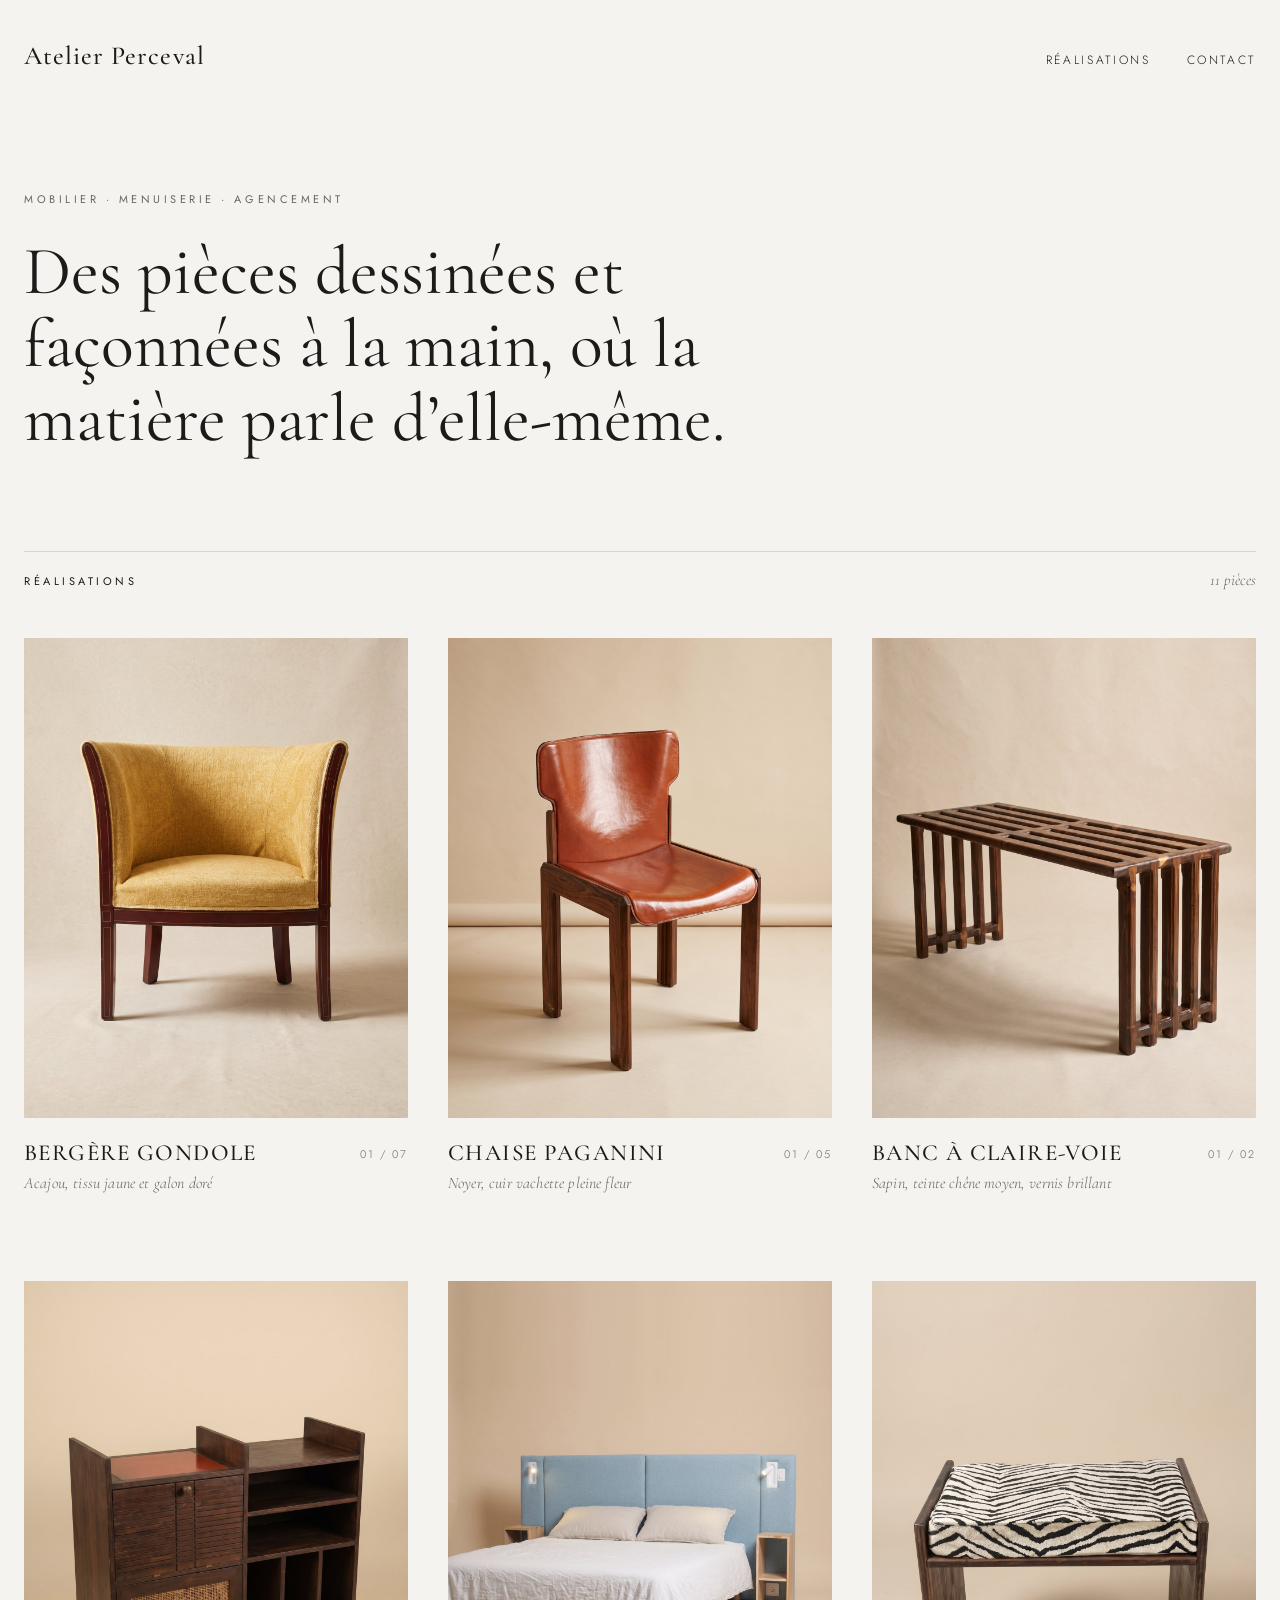
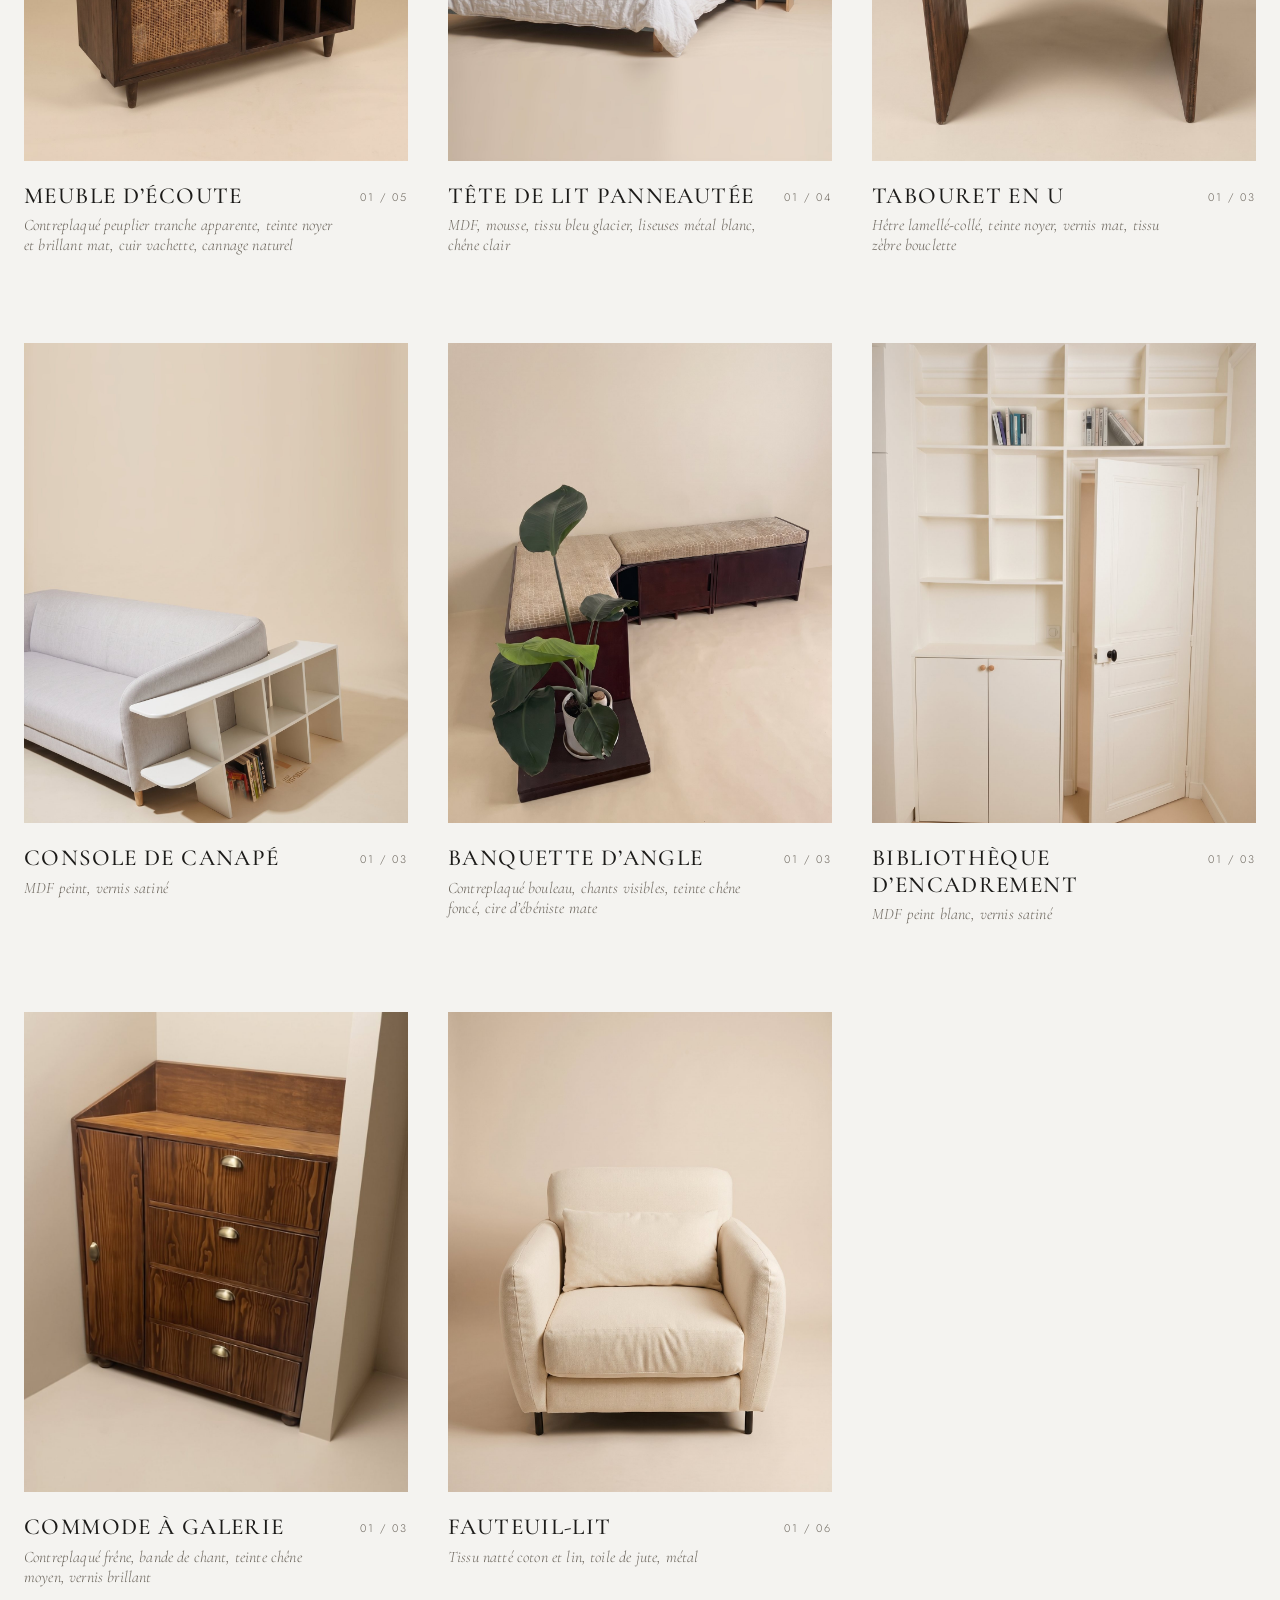
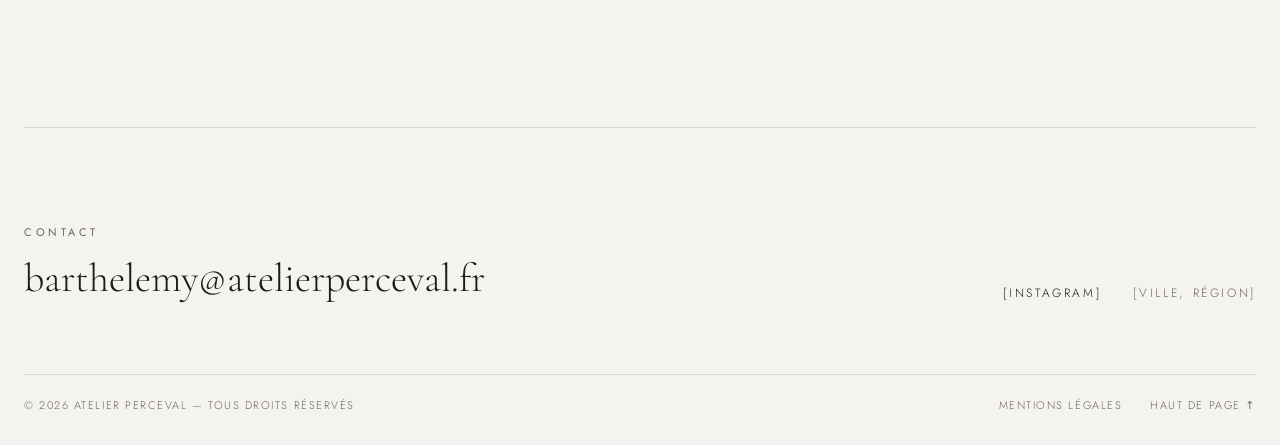
<file: index.html>
<!doctype html>
<html lang="fr">
<head>
  <meta charset="utf-8">
  <meta name="viewport" content="width=device-width, initial-scale=1">
  <title>Atelier Perceval — Mobilier & menuiserie</title>
  <meta name="description" content="Atelier Perceval — mobilier, menuiserie et agencement réalisés à la main.">
  <!-- Aperçu lors d'un partage (WhatsApp, Instagram, LinkedIn…) -->
  <meta property="og:type" content="website">
  <meta property="og:title" content="Atelier Perceval — Mobilier & menuiserie">
  <meta property="og:description" content="Mobilier, menuiserie et agencement réalisés à la main.">
  <meta property="og:image" content="images/fauteuil-club-art-deco-1.jpg">
  <meta name="theme-color" content="#F4F3F0">
  <link rel="icon" href="data:image/svg+xml,%3Csvg xmlns='http://www.w3.org/2000/svg' viewBox='0 0 32 32'%3E%3Crect width='32' height='32' fill='%23F4F3F0'/%3E%3Crect x='9' y='9' width='14' height='14' fill='none' stroke='%231C1B19' stroke-width='1.5'/%3E%3C/svg%3E">
  <link rel="preconnect" href="https://fonts.googleapis.com">
  <link rel="preconnect" href="https://fonts.gstatic.com" crossorigin>
  <link rel="stylesheet" href="https://fonts.googleapis.com/css2?family=Cormorant+Garamond:ital,wght@0,400;0,500;1,400&family=Jost:wght@300;400&display=swap">
  <link rel="stylesheet" href="style.css">
</head>
<body>

  <header class="header wrap">
    <a href="#top" class="logo">Atelier Perceval</a>
    <nav class="nav" aria-label="Navigation principale">
      <a href="#realisations">Réalisations</a>
      <a href="#contact">Contact</a>
    </nav>
  </header>

  <section id="top" class="intro wrap">
    <p class="eyebrow">Mobilier · Menuiserie · Agencement</p>
    <h1>Des pièces dessinées et façonnées à la main, où la matière parle d’elle‑même.</h1>
  </section>

  <main id="realisations" class="wrap works">
    <div class="section-head">
      <h2 class="eyebrow">Réalisations</h2>
      <span class="count" id="count"></span>
    </div>
    <!-- La grille est remplie automatiquement à partir de la liste dans main.js -->
    <div class="grid" id="grid"></div>
  </main>

  <footer id="contact" class="wrap site-footer">
    <div class="footer">
      <div class="footer-contact">
        <span class="eyebrow muted">Contact</span>
        <a href="mailto:barthelemy@atelierperceval.fr" class="mail">barthelemy@atelierperceval.fr</a>
      </div>
      <div class="footer-meta">
        <a href="#">[Instagram]</a>
        <span class="muted">[Ville, Région]</span>
      </div>
    </div>
    <div class="legal">
      <span>© <span id="annee">2026</span> Atelier Perceval — Tous droits réservés</span>
      <nav class="legal-links" aria-label="Informations légales">
        <a href="mentions-legales.html">Mentions légales</a>
        <a href="#top">Haut de page ↑</a>
      </nav>
    </div>
  </footer>

  <script src="main.js"></script>
</body>
</html>
</file>
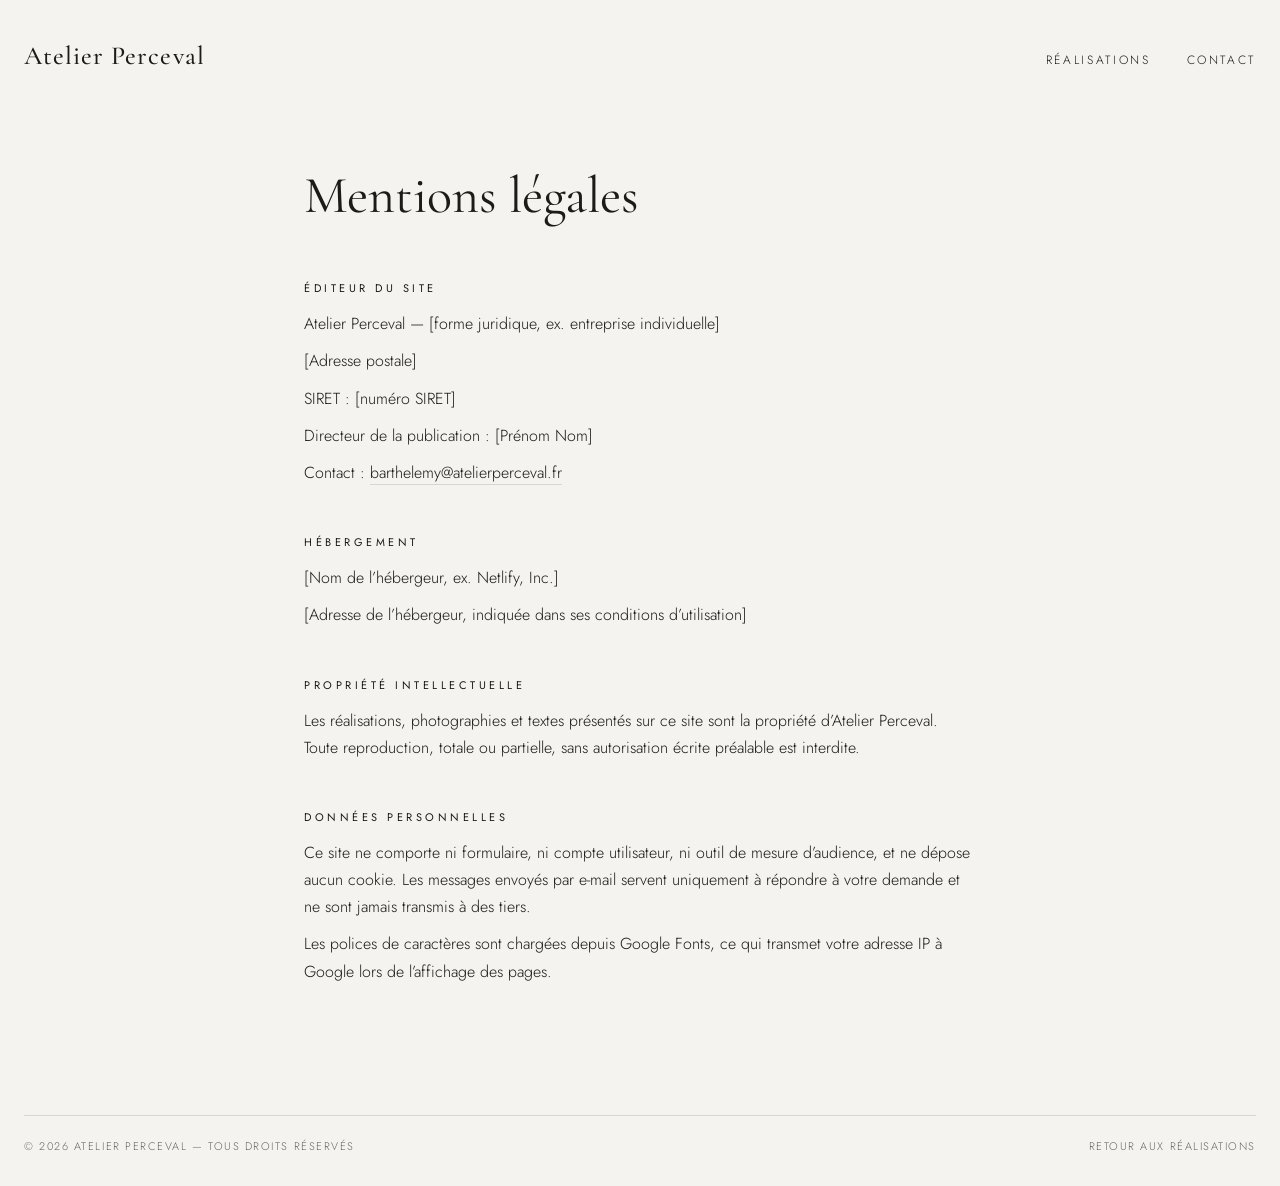
<file: mentions-legales.html>
<!doctype html>
<html lang="fr">
<head>
  <meta charset="utf-8">
  <meta name="viewport" content="width=device-width, initial-scale=1">
  <title>Mentions légales — Atelier Perceval</title>
  <meta name="robots" content="noindex">
  <meta name="theme-color" content="#F4F3F0">
  <link rel="icon" href="data:image/svg+xml,%3Csvg xmlns='http://www.w3.org/2000/svg' viewBox='0 0 32 32'%3E%3Crect width='32' height='32' fill='%23F4F3F0'/%3E%3Crect x='9' y='9' width='14' height='14' fill='none' stroke='%231C1B19' stroke-width='1.5'/%3E%3C/svg%3E">
  <link rel="preconnect" href="https://fonts.googleapis.com">
  <link rel="preconnect" href="https://fonts.gstatic.com" crossorigin>
  <link rel="stylesheet" href="https://fonts.googleapis.com/css2?family=Cormorant+Garamond:ital,wght@0,400;0,500;1,400&family=Jost:wght@300;400&display=swap">
  <link rel="stylesheet" href="style.css">
</head>
<body>

  <header class="header wrap">
    <a href="index.html" class="logo">Atelier Perceval</a>
    <nav class="nav" aria-label="Navigation principale">
      <a href="index.html#realisations">Réalisations</a>
      <a href="index.html#contact">Contact</a>
    </nav>
  </header>

  <main class="wrap page-texte">
    <h1>Mentions légales</h1>

    <h2 class="eyebrow">Éditeur du site</h2>
    <p>Atelier Perceval — [forme juridique, ex. entreprise individuelle]</p>
    <p>[Adresse postale]</p>
    <p>SIRET : [numéro SIRET]</p>
    <p>Directeur de la publication : [Prénom Nom]</p>
    <p>Contact : <a href="mailto:barthelemy@atelierperceval.fr">barthelemy@atelierperceval.fr</a></p>

    <h2 class="eyebrow">Hébergement</h2>
    <p>[Nom de l’hébergeur, ex. Netlify, Inc.]</p>
    <p>[Adresse de l’hébergeur, indiquée dans ses conditions d’utilisation]</p>

    <h2 class="eyebrow">Propriété intellectuelle</h2>
    <p>Les réalisations, photographies et textes présentés sur ce site sont la propriété d’Atelier Perceval. Toute reproduction, totale ou partielle, sans autorisation écrite préalable est interdite.</p>

    <h2 class="eyebrow">Données personnelles</h2>
    <p>Ce site ne comporte ni formulaire, ni compte utilisateur, ni outil de mesure d’audience, et ne dépose aucun cookie. Les messages envoyés par e-mail servent uniquement à répondre à votre demande et ne sont jamais transmis à des tiers.</p>
    <p>Les polices de caractères sont chargées depuis Google Fonts, ce qui transmet votre adresse IP à Google lors de l’affichage des pages.</p>
  </main>

  <footer class="wrap site-footer">
    <div class="legal">
      <span>© <span id="annee">2026</span> Atelier Perceval — Tous droits réservés</span>
      <nav class="legal-links" aria-label="Informations légales">
        <a href="index.html">Retour aux réalisations</a>
      </nav>
    </div>
  </footer>

  <script>
    document.getElementById('annee').textContent = new Date().getFullYear();
  </script>
</body>
</html>
</file>
<file: style.css>
/* Palette volontairement neutre : les matières des photos font la couleur. */
:root {
  --fond: #F4F3F0;
  --fond-2: #ECEAE5;
  --encre: #1C1B19;
  --taupe: #6B655C;
  --trait: #D9D6CF;
  --serif: 'Cormorant Garamond', Georgia, serif;
  --sans: 'Jost', system-ui, sans-serif;
  --gouttiere: 40px;
}

* { box-sizing: border-box; }
html { scroll-behavior: smooth; }
body {
  margin: 0;
  background: var(--fond);
  color: var(--encre);
  font-family: var(--sans);
  font-weight: 300;
  -webkit-font-smoothing: antialiased;
}
a { color: var(--encre); text-decoration: none; transition: color .2s; }
a:hover { color: var(--taupe); }
img { display: block; max-width: 100%; }

.wrap { max-width: 1360px; margin: 0 auto; padding-left: 24px; padding-right: 24px; }
.eyebrow { margin: 0; font-size: 11px; font-weight: 400; letter-spacing: .32em; text-transform: uppercase; }
.muted { color: var(--taupe); }

/* En-tête */
.header { display: flex; justify-content: space-between; align-items: baseline; gap: 32px; padding-top: 40px; }
.logo { font-family: var(--serif); font-size: 26px; font-weight: 500; letter-spacing: .04em; }
.nav { display: flex; gap: 36px; flex-wrap: wrap; font-size: 12px; letter-spacing: .22em; text-transform: uppercase; }

/* Intro */
.intro { padding-top: 120px; padding-bottom: 96px; }
.intro .eyebrow { color: var(--taupe); margin-bottom: 28px; }
.intro h1 {
  margin: 0; max-width: 820px;
  font-family: var(--serif); font-weight: 400;
  font-size: clamp(38px, 5.4vw, 68px); line-height: 1.08;
}

/* Grille des réalisations */
.works { padding-bottom: 140px; }
.section-head { display: flex; justify-content: space-between; align-items: baseline; border-top: 1px solid var(--trait); padding-top: 18px; margin-bottom: 48px; }
.count { font-family: var(--serif); font-style: italic; font-size: 16px; color: var(--taupe); }
.grid {
  display: grid;
  grid-template-columns: repeat(3, minmax(0, 1fr));
  column-gap: var(--gouttiere);
  row-gap: 88px;
}
@media (max-width: 1080px) { .grid { grid-template-columns: repeat(2, minmax(0, 1fr)); } }
@media (max-width: 700px) {
  .grid { grid-template-columns: 1fr; row-gap: 64px; }
  .header { flex-direction: column; gap: 20px; }
  .intro { padding-top: 72px; padding-bottom: 64px; }
}

.piece { display: flex; flex-direction: column; gap: 22px; }

/* Diaporama : défilement horizontal natif (glisser au doigt / trackpad), clic = photo suivante */
.slider { position: relative; aspect-ratio: 4 / 5; background: var(--fond-2); overflow: hidden; }
.track {
  display: flex; height: 100%;
  overflow-x: auto; overflow-y: hidden;
  scroll-snap-type: x mandatory; scroll-behavior: smooth;
  scrollbar-width: none; cursor: pointer;
}
.track::-webkit-scrollbar { display: none; }
.track img {
  flex: 0 0 100%; width: 100%; height: 100%;
  object-fit: cover; scroll-snap-align: start;
  user-select: none; -webkit-user-drag: none;
}
.arrow {
  position: absolute; top: 50%; transform: translateY(-50%);
  width: 44px; height: 44px; border: 0; border-radius: 50%;
  background: rgba(244, 243, 240, .85); color: var(--encre);
  display: flex; align-items: center; justify-content: center;
  cursor: pointer; opacity: 0; transition: opacity .35s, background .2s;
}
.arrow.prev { left: 12px; }
.arrow.next { right: 12px; }
.slider:hover .arrow, .arrow:focus-visible { opacity: 1; }
.arrow:hover { background: rgba(244, 243, 240, .97); }
@media (hover: none) { .arrow { display: none; } } /* sur mobile on glisse */

.caption { display: flex; justify-content: space-between; align-items: flex-start; gap: 16px; }
.caption-text { display: flex; flex-direction: column; gap: 6px; }
.title {
  margin: 0; font-family: var(--serif); font-weight: 500;
  font-size: 23px; line-height: 1.15; letter-spacing: .06em; text-transform: uppercase;
}
.materials { margin: 0; font-family: var(--serif); font-style: italic; font-size: 16px; color: var(--taupe); letter-spacing: .01em; }
.counter { font-size: 11px; letter-spacing: .18em; color: var(--taupe); white-space: nowrap; padding-top: 6px; }

/* Atelier */
.atelier { background: var(--fond-2); }
.atelier-inner { display: flex; flex-wrap: wrap; gap: 48px 96px; padding-top: 120px; padding-bottom: 120px; }
.atelier-inner .eyebrow { flex: 1 1 260px; }
.atelier-inner p { margin: 0; flex: 999 1 520px; max-width: 720px; font-family: var(--serif); font-size: 26px; line-height: 1.45; }

/* Pied de page */
.site-footer { padding-top: 0; }
.footer { border-top: 1px solid var(--trait); display: flex; flex-wrap: wrap; justify-content: space-between; align-items: flex-end; gap: 40px; padding-top: 96px; padding-bottom: 72px; }
.footer-contact { display: flex; flex-direction: column; gap: 14px; }
.mail { font-family: var(--serif); font-size: clamp(26px, 3.4vw, 40px); }
.footer-meta { display: flex; gap: 32px; flex-wrap: wrap; font-size: 12px; letter-spacing: .22em; text-transform: uppercase; }

/* Bas de page légal */
.legal {
  display: flex; flex-wrap: wrap; justify-content: space-between; gap: 12px 32px;
  border-top: 1px solid var(--trait);
  padding: 22px 0 32px;
  font-size: 11px; letter-spacing: .14em; text-transform: uppercase; color: var(--taupe);
}
.legal-links { display: flex; gap: 28px; flex-wrap: wrap; }
.legal a { color: var(--taupe); }
.legal a:hover { color: var(--encre); }

/* Page de texte (mentions légales) */
.page-texte { max-width: 720px; padding-top: 96px; padding-bottom: 120px; }
.page-texte h1 { margin: 0 0 56px; font-family: var(--serif); font-weight: 400; font-size: clamp(34px, 4.4vw, 52px); line-height: 1.1; }
.page-texte h2 { margin: 48px 0 14px; }
.page-texte p { margin: 0 0 10px; font-size: 16px; line-height: 1.7; }
.page-texte a { border-bottom: 1px solid var(--trait); }
@media (max-width: 420px) { .mail { font-size: 22px; } }
</file>
